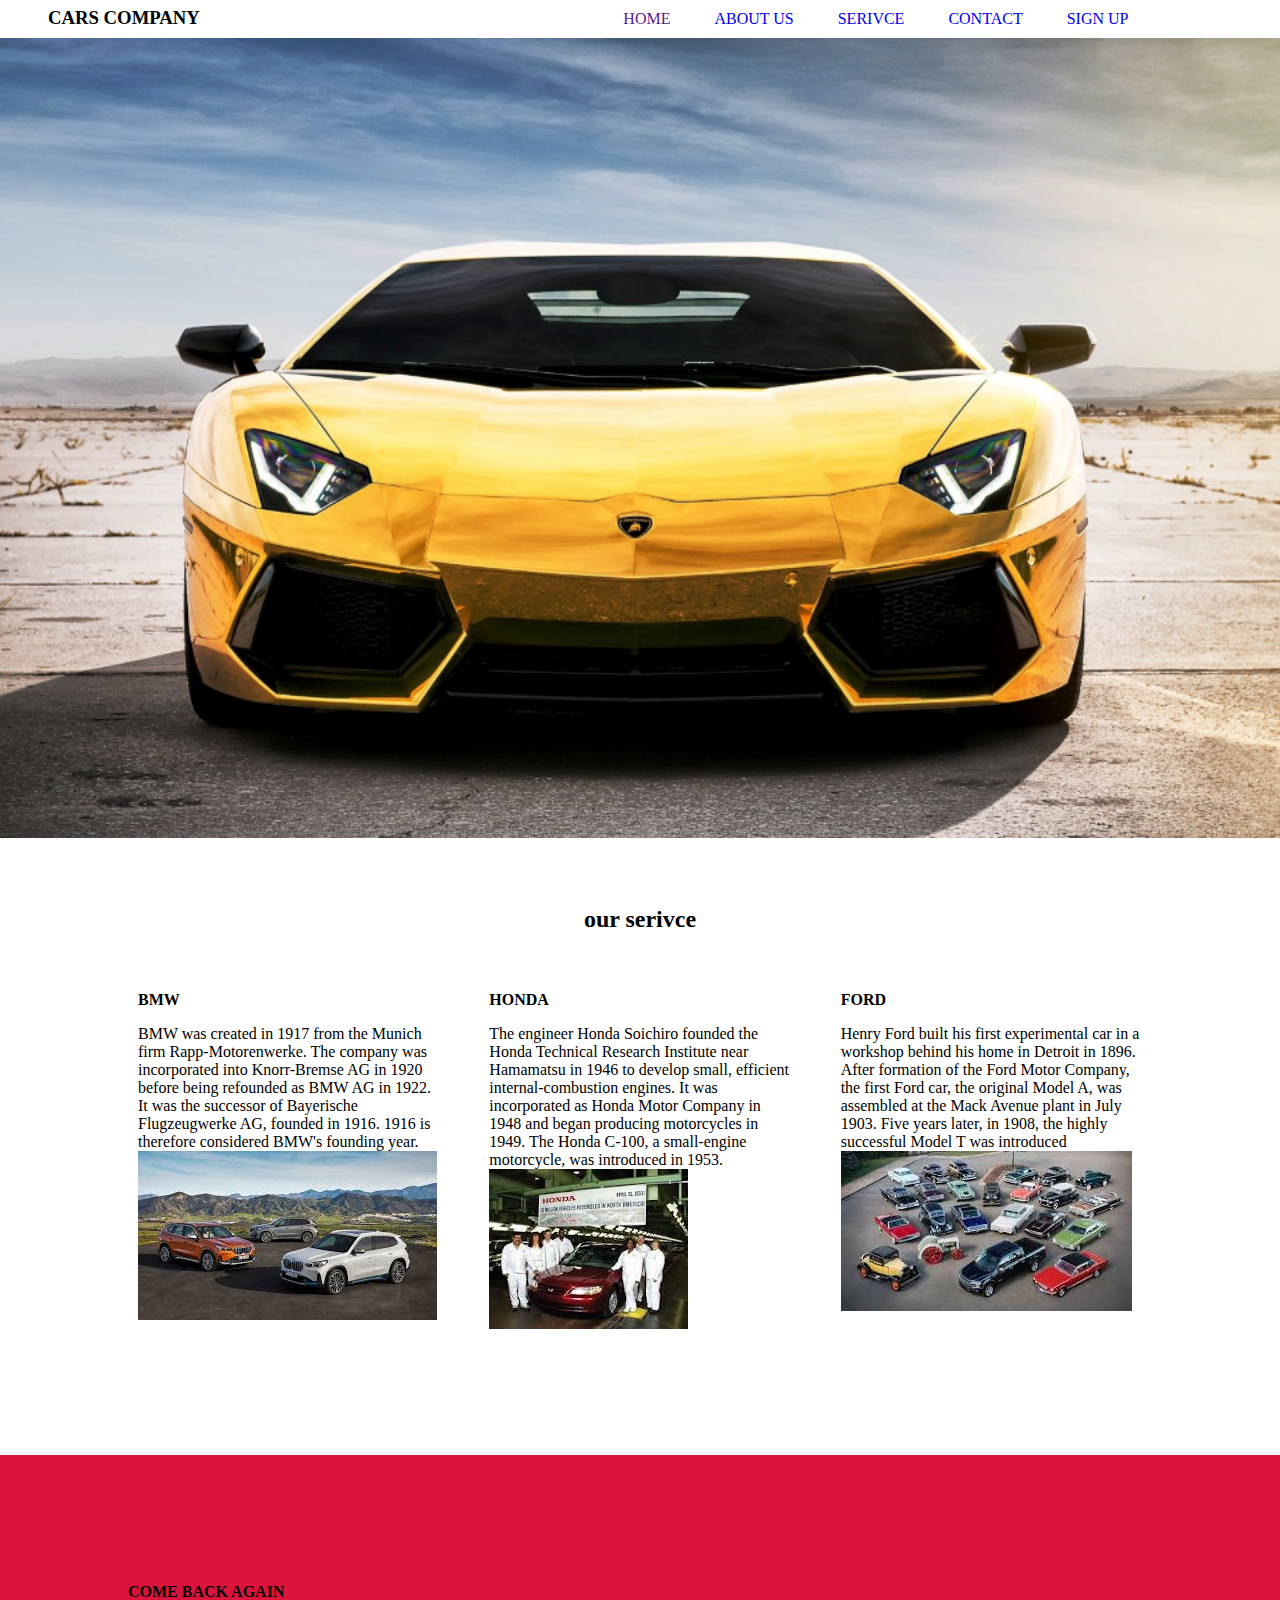
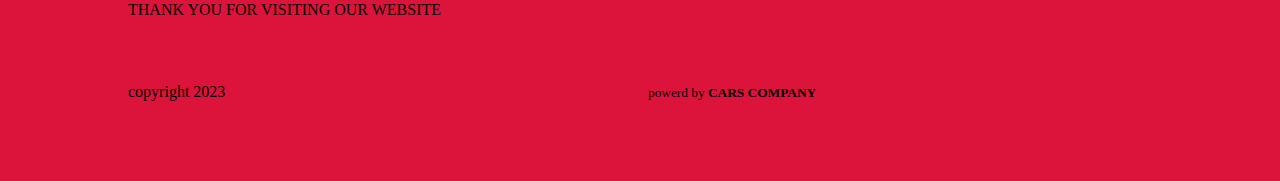
<file: index.html>
<!DOCTYPE html>
    <html lang="en">
    <head>
        <meta charset="UTF-8">
        <meta http-equiv="X-UA-Compatible" content="IE=edge">
        <meta name="viewport" content="width=device-width, initial-scale=1.0">
        <title>ahmad first project</title>
        <link rel="stylesheet" href="style.css">
    </head>
    <body>
        
    <header>
        <div class="header">
            <div class="div1">
            <h3>CARS COMPANY</h3>
            </div>
            <div class="div2">
                <ul>
                    <li> <a href="">HOME</a></li>
                    <li> <a href="about us.html">ABOUT US</a></li>
                    <li> <a href="service.html">SERIVCE</a></li>
                    <li> <a href="contact.html">CONTACT</a></li>
                    <li> <a href="sign.html">SIGN UP</a></li>
                </ul>
            </div>
        </div>
    </header>


    <main>

    <div class="mcontainerdiv">
        <img src="img/bog.png" alt="">
    </div>


    </main>


    <section>
    <div class="subtitle">
        <h2>our serivce</h2>
    </div>
        <div class="scontainerdiv">
        <div>
            <p class="box-title1"><b>BMW</b></p>
            <p>
                BMW was created in 1917 from the Munich firm Rapp-Motorenwerke. The company was incorporated into Knorr-Bremse AG in 1920 before being refounded as BMW AG in 1922. It was the successor of Bayerische Flugzeugwerke AG, founded in 1916. 1916 is therefore considered BMW's founding year.
            </p>
                <img src="img/images.jpg" alt="">
        </div>

        <div>
            <p class="box-title1"><b>HONDA</b></p>
            <p>
         The engineer Honda Soichiro founded the Honda Technical Research Institute near Hamamatsu in    1946 to develop small, efficient internal-combustion engines. It was incorporated as Honda Motor Company in 1948 and began producing motorcycles in 1949. The Honda C-100, a small-engine motorcycle, was introduced in 1953.
            </p>
                <img src="img/Untitled (2).jpg" alt="">
        </div>
        <div>
            <p class="box-title1"><b>FORD</b></p>
            <p>
                Henry Ford built his first experimental car in a workshop behind his home in Detroit in 1896. After formation of the Ford Motor Company, the first Ford car, the original Model A, was assembled at the Mack Avenue plant in July 1903. Five years later, in 1908, the highly successful Model T was introduced
            </p>
                <img src="img/Untitled.jpg" alt="">
        </div>
        </div>
    </section>

    <footer>
        <div class="footerdiv">
            <p><b> COME BACK AGAIN </b></p>
            <p>THANK YOU FOR VISITING OUR WEBSITE</p>
        </div>
        <div class="fcontainerdiv">


            <div>
                copyright 2023 
            </div>
            <div>
                <small>
                    powerd by <b>CARS COMPANY</b>
                </small>
            </div>
        </div>
    </footer>

    </body>
    </html>
</file>
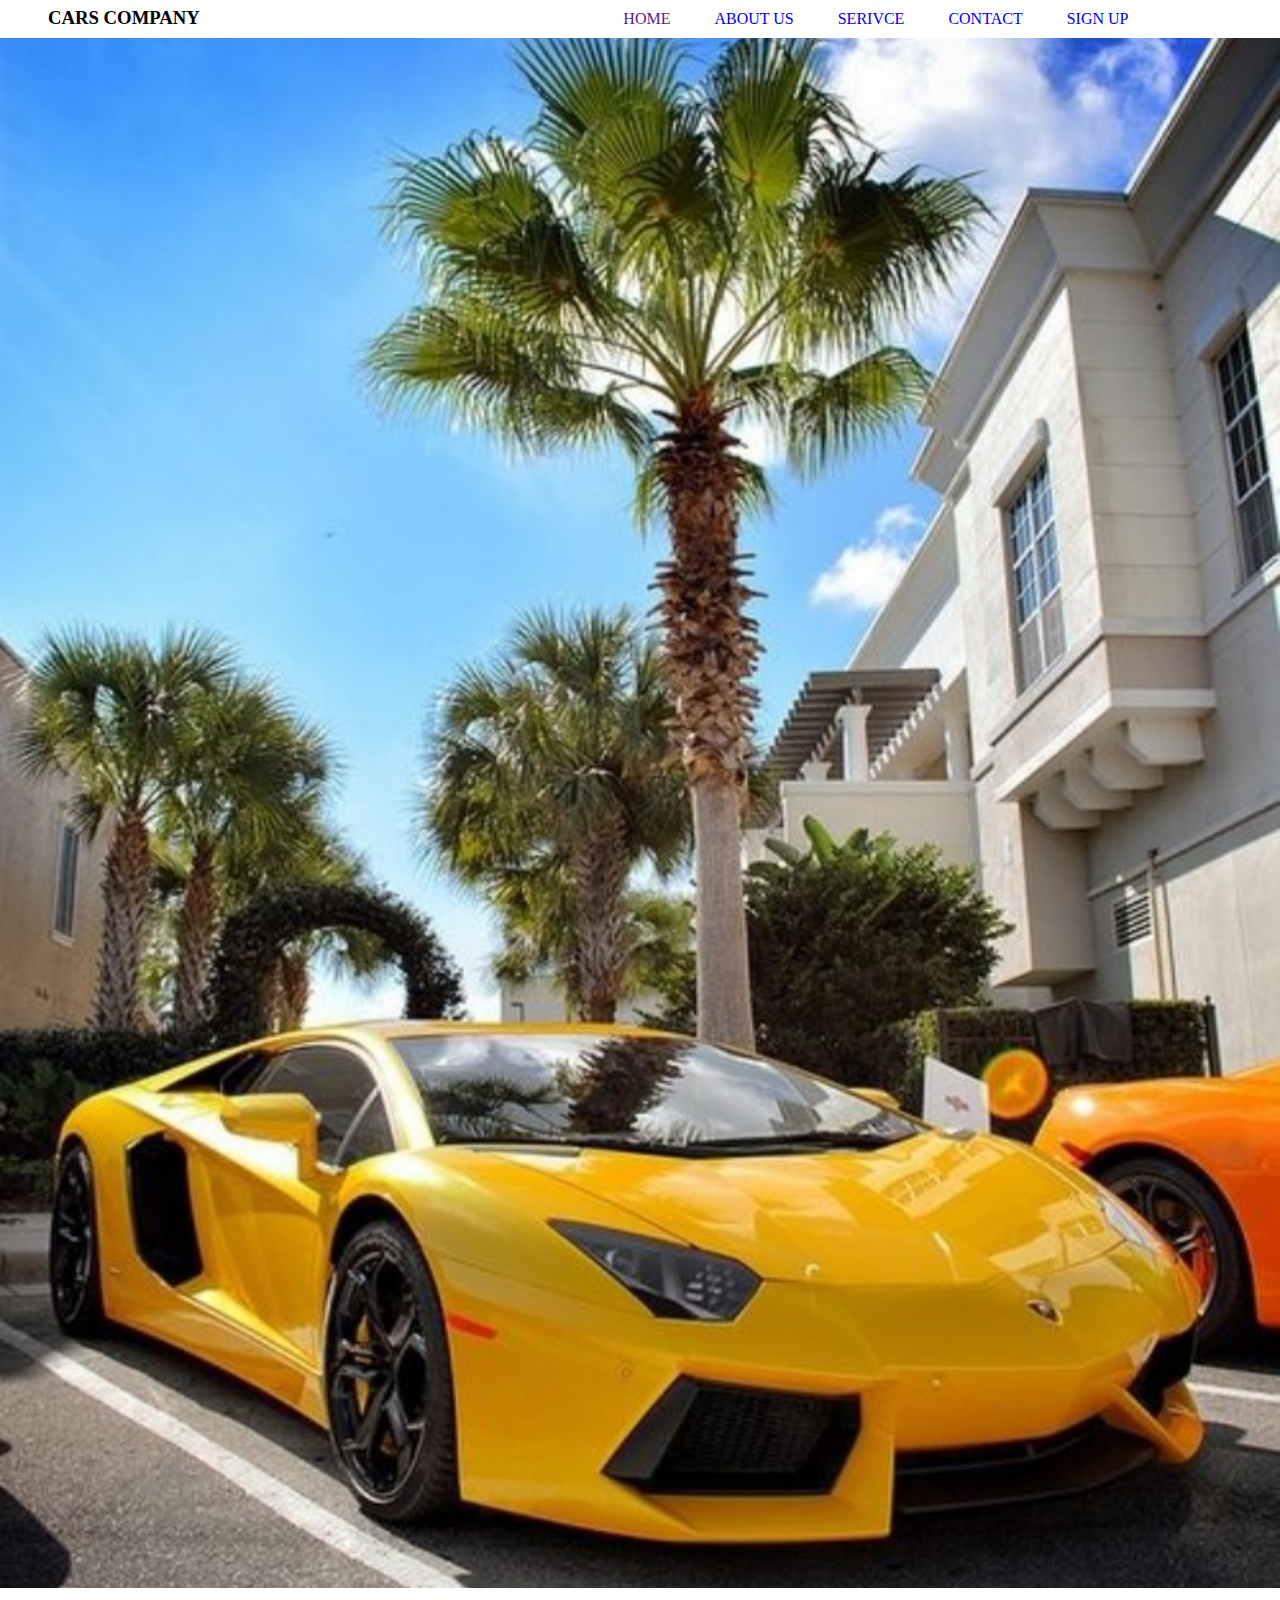
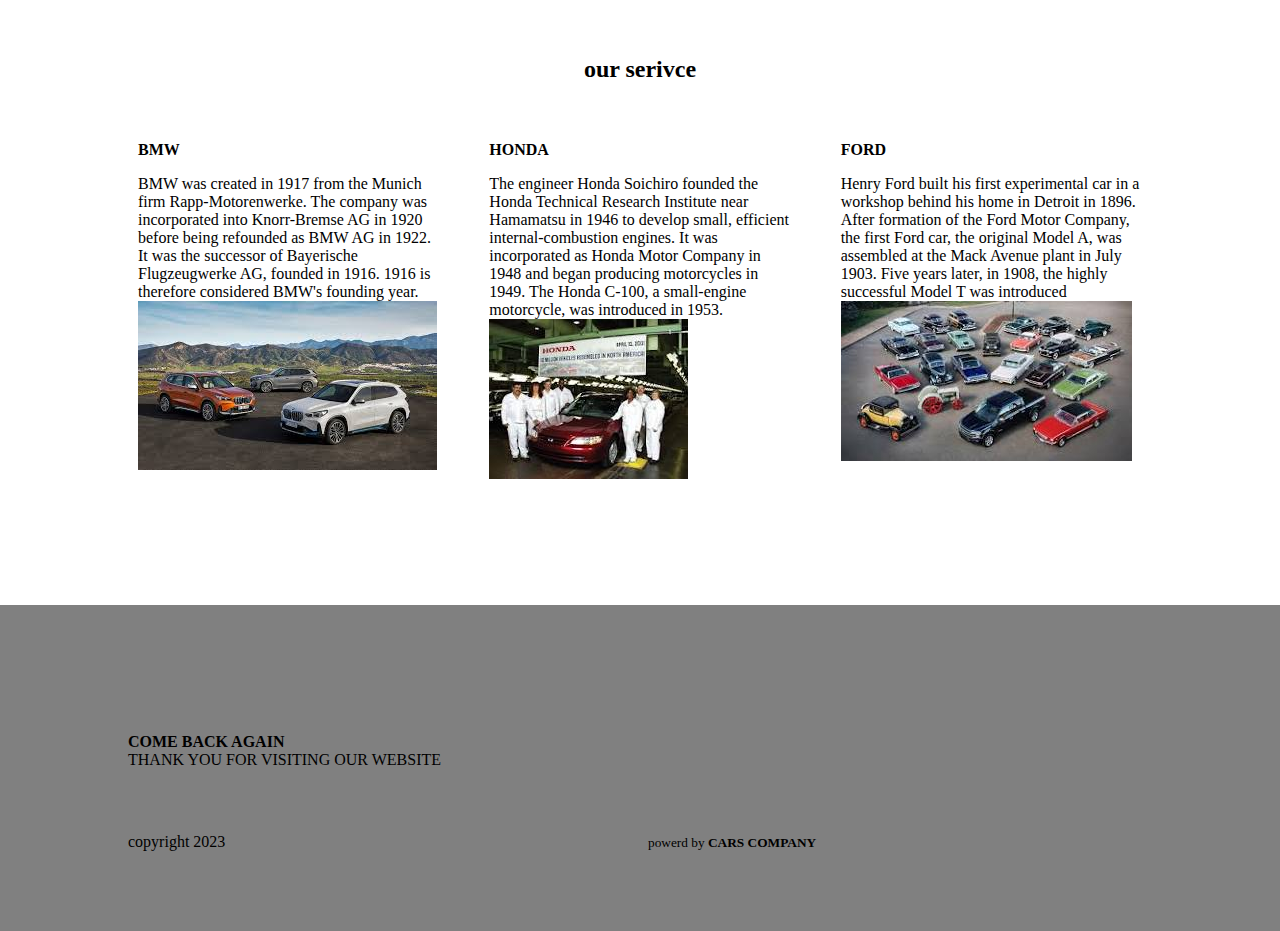
<file: ahamd/index.html>
<!DOCTYPE html>
    <html lang="en">
    <head>
        <meta charset="UTF-8">
        <meta http-equiv="X-UA-Compatible" content="IE=edge">
        <meta name="viewport" content="width=device-width, initial-scale=1.0">
        <title>ahmad first project</title>
        <link rel="stylesheet" href="style.css">
    </head>
    <body>
        
    <header>
        <div class="header">
            <div class="div1">
            <h3>CARS COMPANY</h3>
            </div>
            <div class="div2">
                <ul>
                    <li> <a href="">HOME</a></li>
                    <li> <a href="about us.html">ABOUT US</a></li>
                    <li> <a href="service.html">SERIVCE</a></li>
                    <li> <a href="contact.html">CONTACT</a></li>
                    <li> <a href="sign.html">SIGN UP</a></li>
                </ul>
            </div>
        </div>
    </header>


    <main>

    <div class="mcontainerdiv">
        <img src="pic1.jpg" alt="">
    </div>


    </main>


    <section>
    <div class="subtitle">
        <h2>our serivce</h2>
    </div>
        <div class="scontainerdiv">
        <div>
            <p class="box-title1"><b>BMW</b></p>
            <p>
                BMW was created in 1917 from the Munich firm Rapp-Motorenwerke. The company was incorporated into Knorr-Bremse AG in 1920 before being refounded as BMW AG in 1922. It was the successor of Bayerische Flugzeugwerke AG, founded in 1916. 1916 is therefore considered BMW's founding year.
            </p>
                <img src="img/images.jpg" alt="">
        </div>

        <div>
            <p class="box-title1"><b>HONDA</b></p>
            <p>
         The engineer Honda Soichiro founded the Honda Technical Research Institute near Hamamatsu in    1946 to develop small, efficient internal-combustion engines. It was incorporated as Honda Motor Company in 1948 and began producing motorcycles in 1949. The Honda C-100, a small-engine motorcycle, was introduced in 1953.
            </p>
                <img src="img/Untitled (2).jpg" alt="">
        </div>
        <div>
            <p class="box-title1"><b>FORD</b></p>
            <p>
                Henry Ford built his first experimental car in a workshop behind his home in Detroit in 1896. After formation of the Ford Motor Company, the first Ford car, the original Model A, was assembled at the Mack Avenue plant in July 1903. Five years later, in 1908, the highly successful Model T was introduced
            </p>
                <img src="img/Untitled.jpg" alt="">
        </div>
        </div>
    </section>

    <footer>
        <div class="footerdiv">
            <p><b> COME BACK AGAIN </b></p>
            <p>THANK YOU FOR VISITING OUR WEBSITE</p>
        </div>
        <div class="fcontainerdiv">


            <div>
                copyright 2023 
            </div>
            <div>
                <small>
                    powerd by <b>CARS COMPANY</b>
                </small>
            </div>
        </div>
    </footer>

    </body>
    </html>
</file>
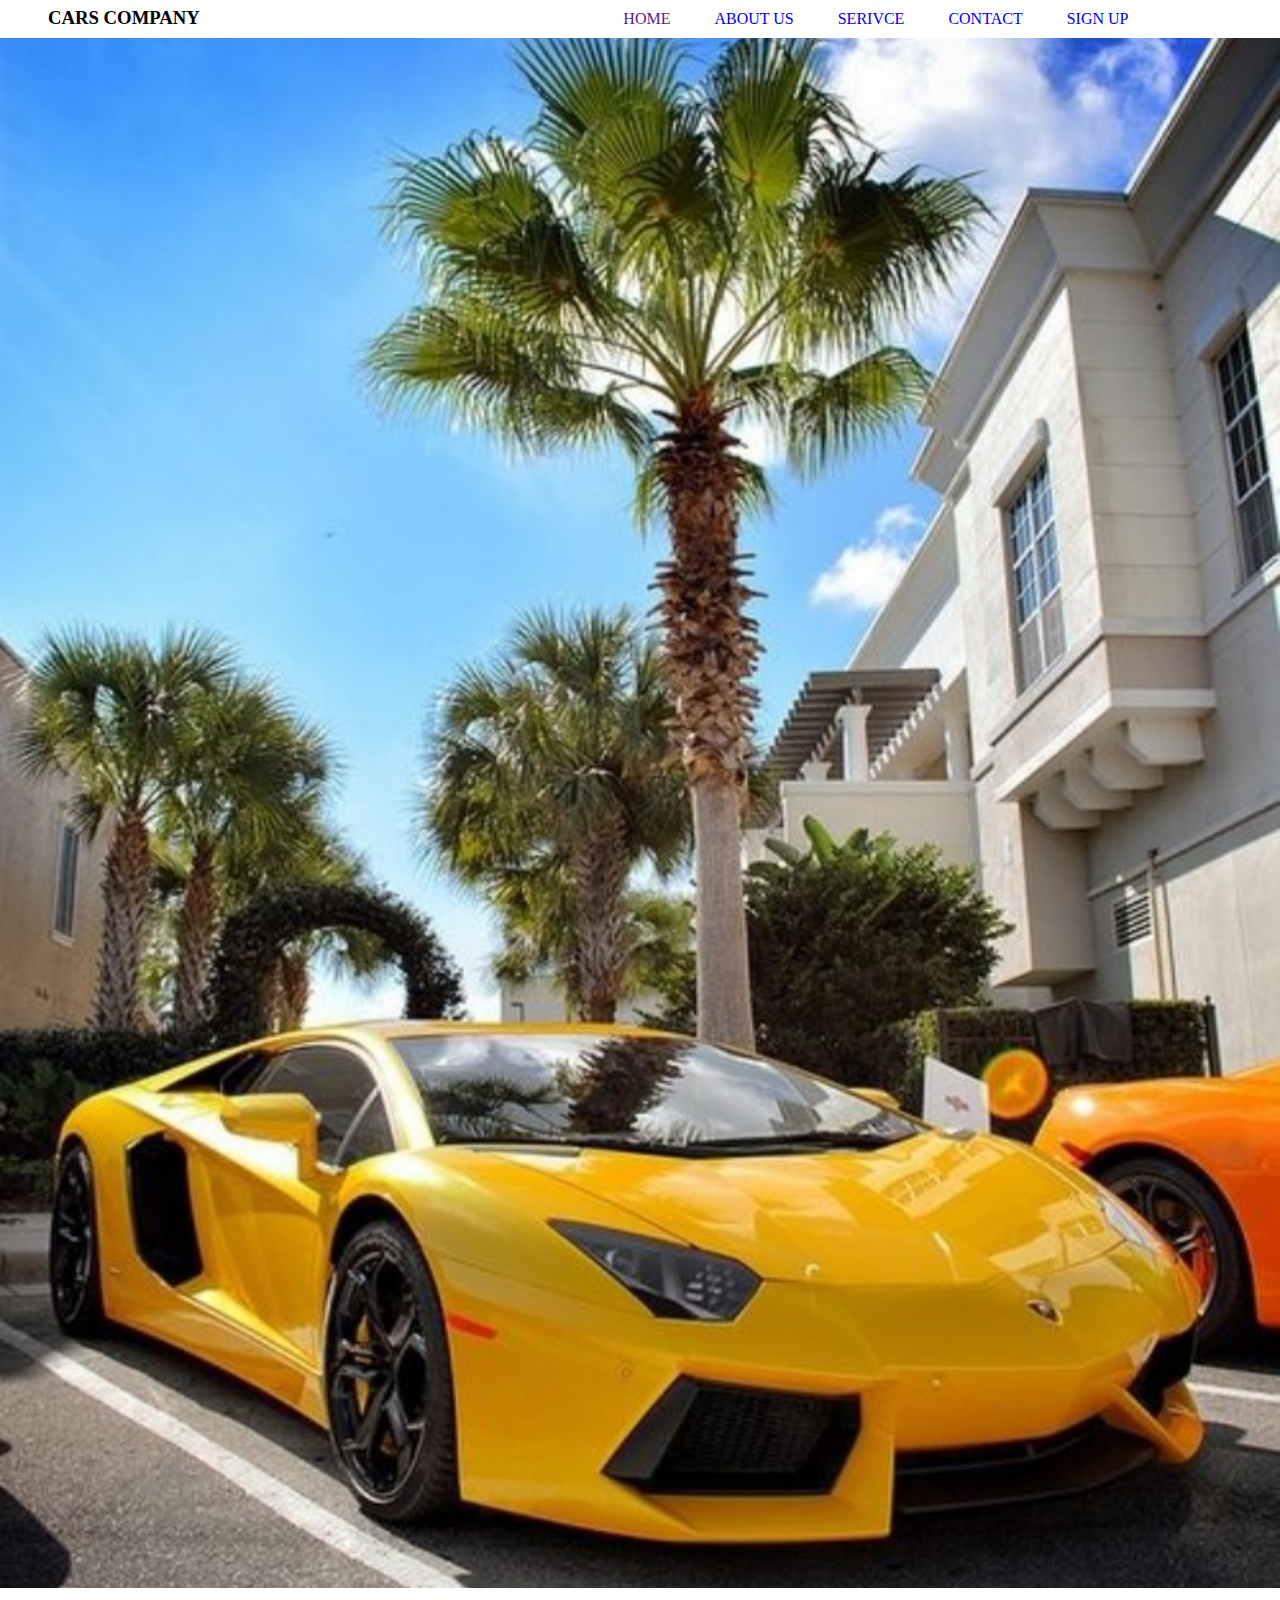
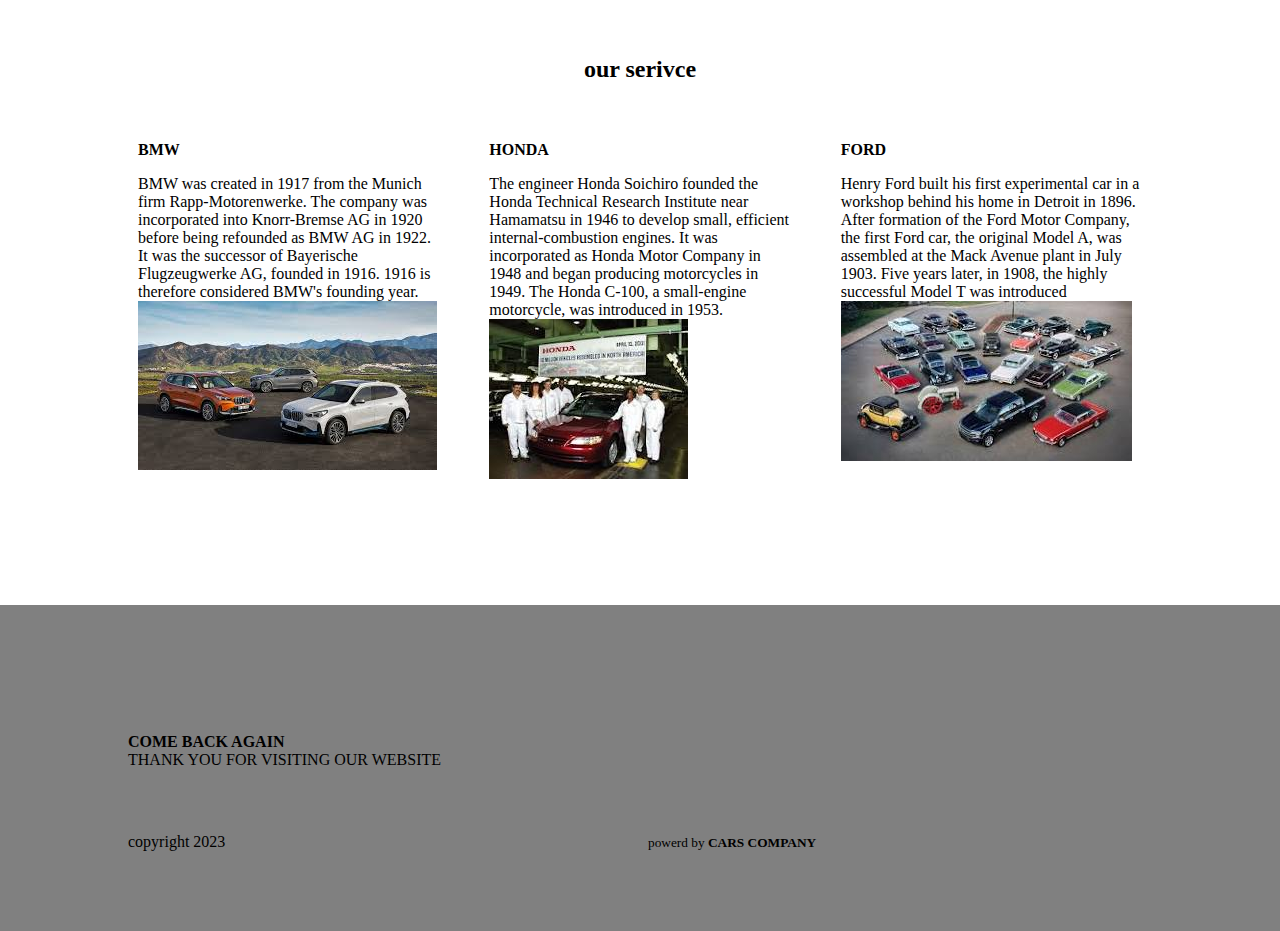
<file: ahamd/ahamd - Copy/index.html>
<!DOCTYPE html>
    <html lang="en">
    <head>
        <meta charset="UTF-8">
        <meta http-equiv="X-UA-Compatible" content="IE=edge">
        <meta name="viewport" content="width=device-width, initial-scale=1.0">
        <title>ahmad first project</title>
        <link rel="stylesheet" href="style.css">
    </head>
    <body>
        
    <header>
        <div class="header">
            <div class="div1">
            <h3>CARS COMPANY</h3>
            </div>
            <div class="div2">
                <ul>
                    <li> <a href="">HOME</a></li>
                    <li> <a href="about us.html">ABOUT US</a></li>
                    <li> <a href="service.html">SERIVCE</a></li>
                    <li> <a href="contact.html">CONTACT</a></li>
                    <li> <a href="sign.html">SIGN UP</a></li>
                </ul>
            </div>
        </div>
    </header>


    <main>

    <div class="mcontainerdiv">
        <img src="./Screenshot_20230420-162359_Cars Wallpaper HD.jpg" alt="">
    </div>


    </main>


    <section>
    <div class="subtitle">
        <h2>our serivce</h2>
    </div>
        <div class="scontainerdiv">
        <div>
            <p class="box-title1"><b>BMW</b></p>
            <p>
                BMW was created in 1917 from the Munich firm Rapp-Motorenwerke. The company was incorporated into Knorr-Bremse AG in 1920 before being refounded as BMW AG in 1922. It was the successor of Bayerische Flugzeugwerke AG, founded in 1916. 1916 is therefore considered BMW's founding year.
            </p>
                <img src="img/images.jpg" alt="">
        </div>

        <div>
            <p class="box-title1"><b>HONDA</b></p>
            <p>
         The engineer Honda Soichiro founded the Honda Technical Research Institute near Hamamatsu in    1946 to develop small, efficient internal-combustion engines. It was incorporated as Honda Motor Company in 1948 and began producing motorcycles in 1949. The Honda C-100, a small-engine motorcycle, was introduced in 1953.
            </p>
                <img src="img/Untitled (2).jpg" alt="">
        </div>
        <div>
            <p class="box-title1"><b>FORD</b></p>
            <p>
                Henry Ford built his first experimental car in a workshop behind his home in Detroit in 1896. After formation of the Ford Motor Company, the first Ford car, the original Model A, was assembled at the Mack Avenue plant in July 1903. Five years later, in 1908, the highly successful Model T was introduced
            </p>
                <img src="img/Untitled.jpg" alt="">
        </div>
        </div>
    </section>

    <footer>
        <div class="footerdiv">
            <p><b> COME BACK AGAIN </b></p>
            <p>THANK YOU FOR VISITING OUR WEBSITE</p>
        </div>
        <div class="fcontainerdiv">


            <div>
                copyright 2023 
            </div>
            <div>
                <small>
                    powerd by <b>CARS COMPANY</b>
                </small>
            </div>
        </div>
    </footer>

    </body>
    </html>
</file>
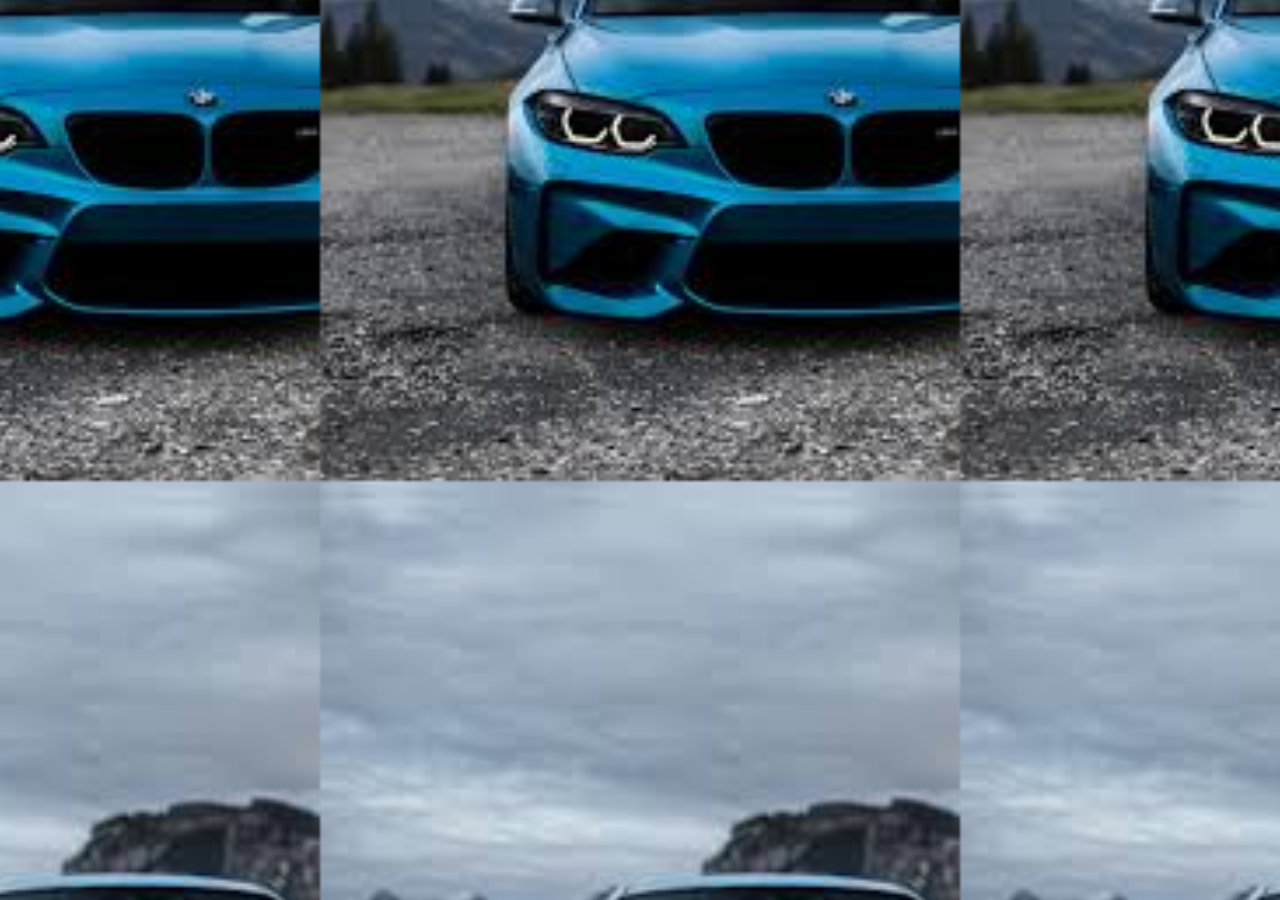
<file: b bb.html>
<!DOCTYPE html>
<html lang="en">
<head>
    <meta charset="UTF-8">
    <meta http-equiv="X-UA-Compatible" content="IE=edge">
    <meta name="viewport" content="width=, initial-scale=1.0">
    <title>SIGN IN</title>
    <link rel="stylesheet" href="nnn.css">
</head>
<body>
    
</body>
</html>
</file>
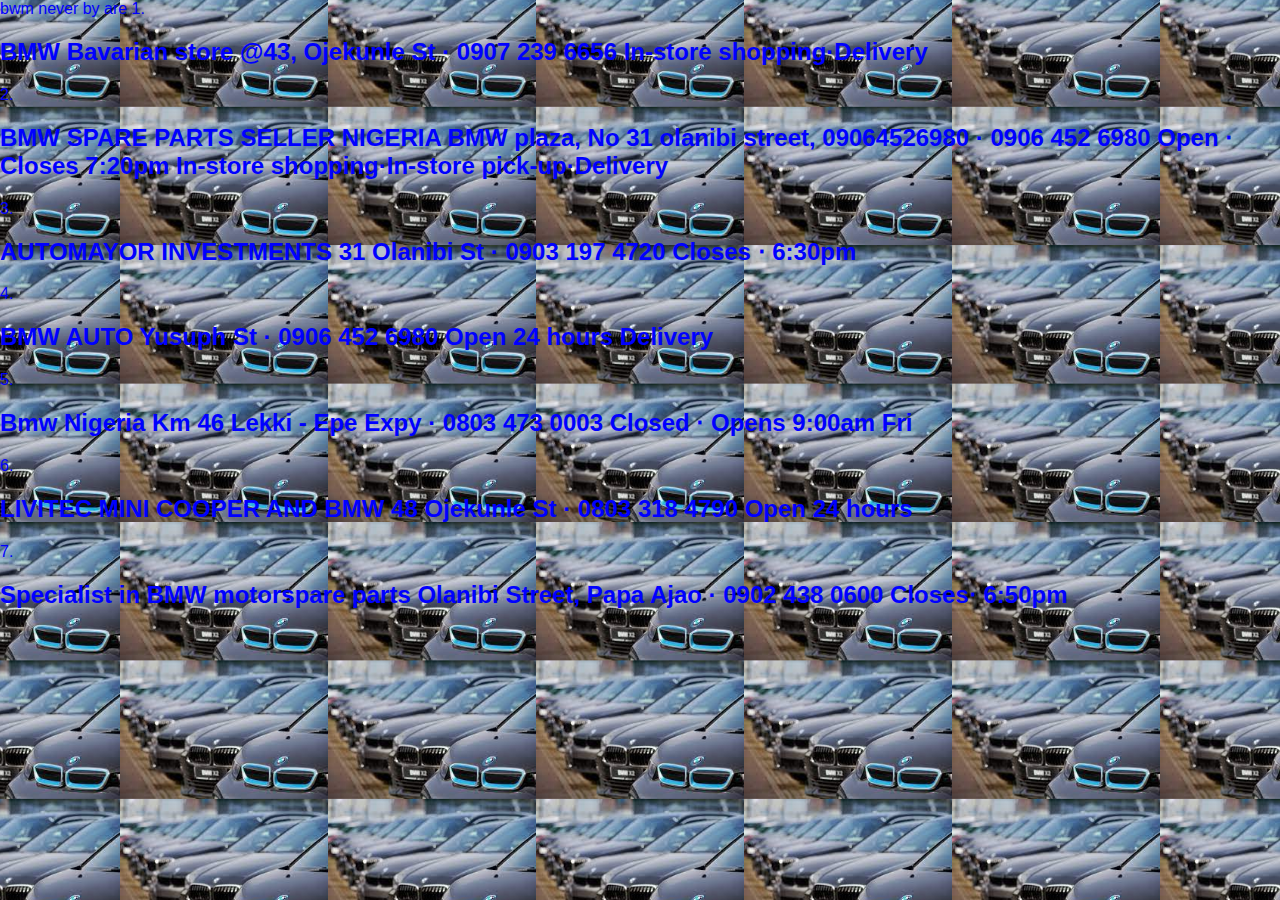
<file: contact.html>
<!DOCTYPE html>
<html lang="en">
<head>
    <meta charset="UTF-8">
    <meta http-equiv="X-UA-Compatible" content="IE=edge">
    <meta name="viewport" content="width=device-width, initial-scale=1.0">
    <title>LOCATION</title>
    <link rel="stylesheet" href="contact.css">
</head>
<body>
    <div class="dog">
    bwm never by are
    1.<h2>BMW Bavarian store
        @43, Ojekunle St · 0907 239 6656
        In-store shopping·Delivery</h2>
    2.<h2>BMW SPARE PARTS SELLER NIGERIA
        BMW plaza, No 31 olanibi street, 09064526980 · 0906 452 6980
        Open ⋅ Closes 7:20pm
        In-store shopping·In-store pick-up·Delivery</h2>
    3.<h2>AUTOMAYOR INVESTMENTS
        31 Olanibi St · 0903 197 4720
        Closes ⋅ 6:30pm</h2>
    4.<h2>BMW AUTO
        Yusuph St · 0906 452 6980
        Open 24 hours
        Delivery</h2>
    5.<h2>Bmw Nigeria
        Km 46 Lekki - Epe Expy · 0803 473 0003
        Closed ⋅ Opens 9:00am Fri</h2>
    6.<h2>LIVITEC MINI COOPER AND BMW
        48 Ojekunle St · 0803 318 4790
        Open 24 hours</h2>
    7.<h2>Specialist in BMW motorspare parts
        Olanibi Street, Papa Ajao · 0902 438 0600
        Closes⋅ 6:50pm</h2>
    </div>
</body>
</html>
</file>
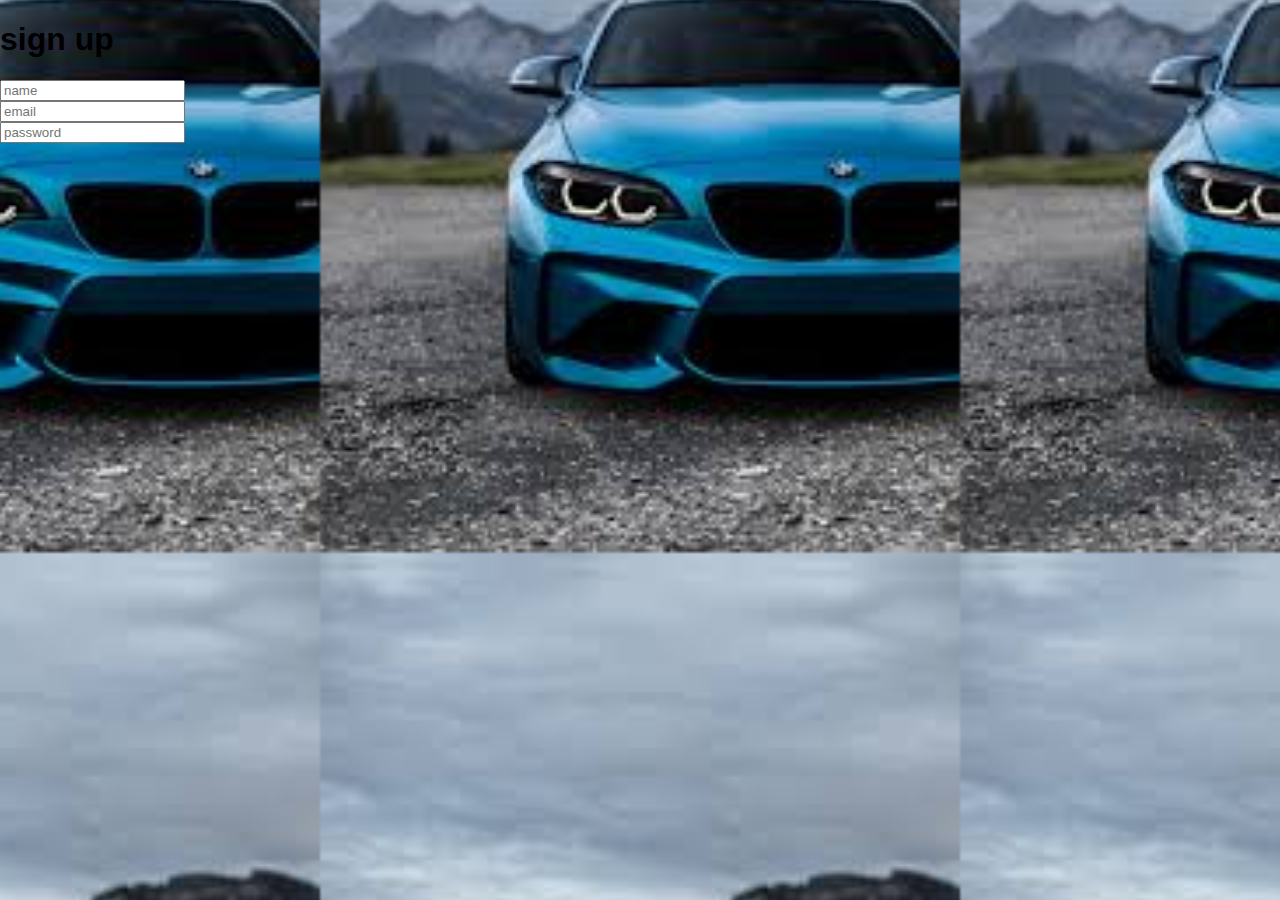
<file: sign up.html>
<!DOCTYPE html>
  <html lang="en">
  <head>
    <meta charset="UTF-8">
    <meta http-equiv="X-UA-Compatible" content="IE=edge">
    <meta name="viewport" content="width=device-width, initial-scale=1.0">
    <title>Document</title>
    <link rel="stylesheet" href="sign.css">
  </head>
  <body>
    
    <div class="container">
        <div class="form-box">
            <h1>sign up</h1>
            <form>
                <div class="input-">
                    <div class="input-field">
                        <i class="fa-solid fa-user"></i>
                        <input type="text" placeholder="name" >

                        <div class="input-">
                            <div class="input-field">
                                <i class="fa-solid fa-user"></i>
                                <input type="email" placeholder="email" >

                                <div class="input-">
                                    <div class="input-field">
                                        <i class="fa-solid fa-user"></i>
                                        <input type="password" placeholder="password" >
                    </div>
                </div>

            </form>
        </div>
    </div>


  </body>
  </html>
</file>
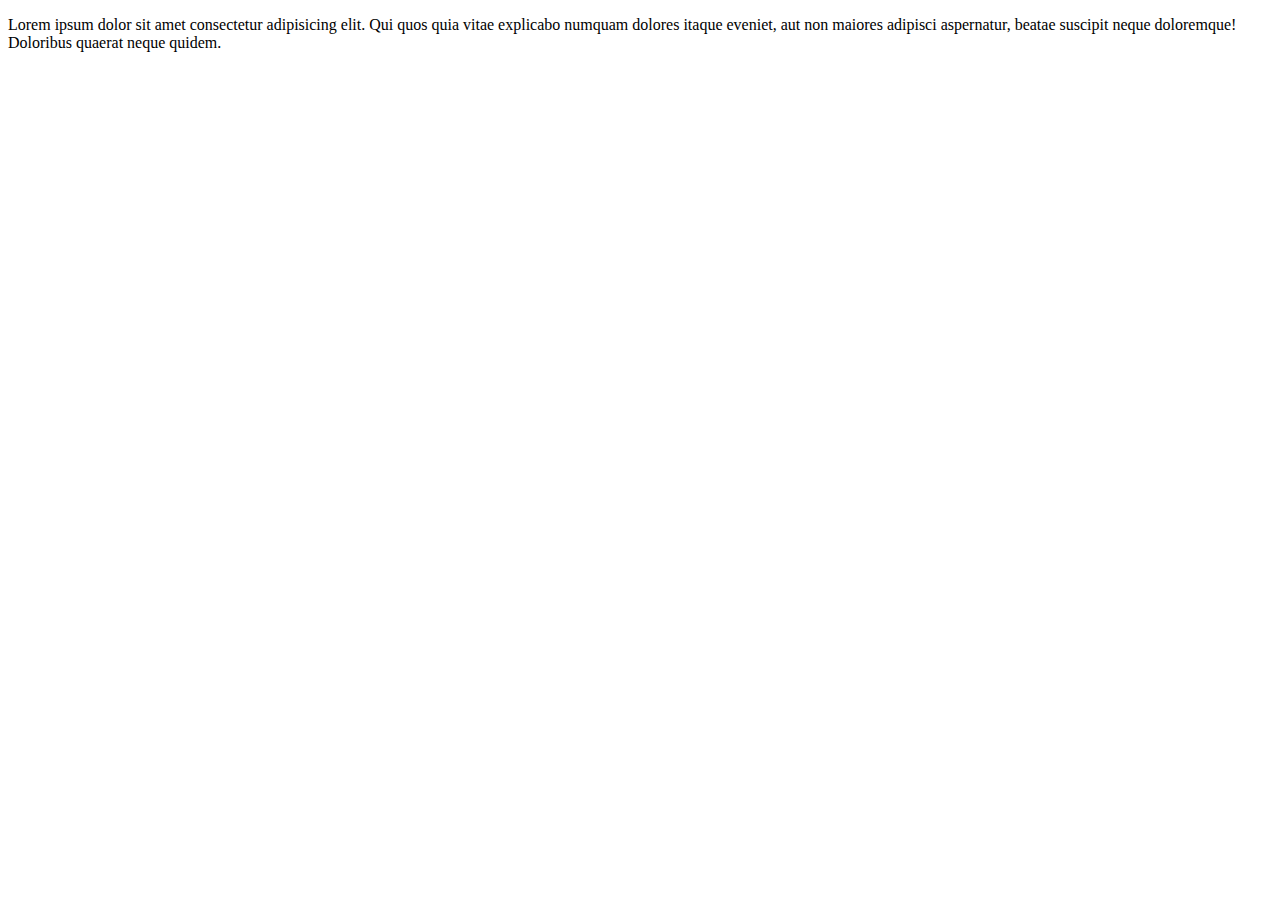
<file: ahamd/goat.html>
<!DOCTYPE html>
<html lang="en">
<head>
    <meta charset="UTF-8">
    <meta http-equiv="X-UA-Compatible" content="IE=edge">
    <meta name="viewport" content="width=device-width, initial-scale=1.0">
    <title>Document</title>
</head>
<body>
    


<header>

    <p>Lorem ipsum dolor sit amet consectetur adipisicing elit. Qui quos quia vitae explicabo numquam dolores itaque eveniet, aut non maiores adipisci aspernatur, beatae suscipit neque doloremque! Doloribus quaerat neque quidem.
    </p>


</header>

<main></main>

<footer></footer>

</body>
</html>
</file>
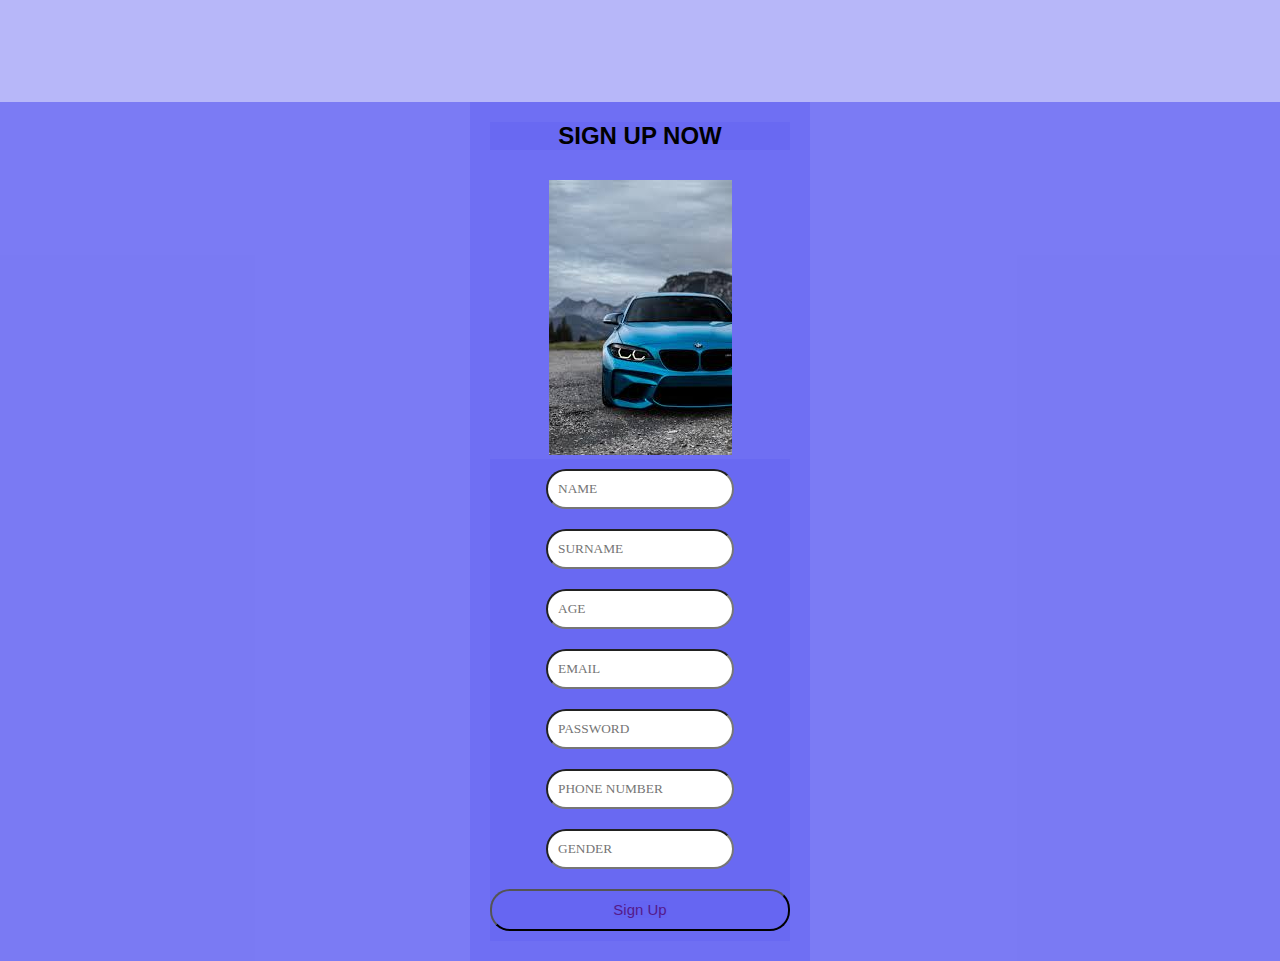
<file: ahamd/sign up.html>
<!DOCTYPE html>
<html lang="en">
<head>
    <meta charset="UTF-8">
    <meta name="viewport" content="width=device-width, initial-scale=1.0">
    <title>Document</title>
    <link rel="stylesheet" href="./SIGN UP.CSS">
</head>
<body>
    <main>
        <div class="sign">
            <h2>SIGN UP NOW</h2>
            <img src="./images.jpg" alt="">
            <form>
                <input type="" class="input-box" placeholder="NAME">
                <input type="" class="input-box" placeholder="SURNAME">
                <input type=""  class="input-box" placeholder="AGE">
                <input type="" class="input-box" placeholder="EMAIL">
                <input type="password" name="" class="input-box" placeholder="PASSWORD">
                <input type="" class="input-box" placeholder="PHONE NUMBER">
                <input type="" class="input-box" placeholder="GENDER">
                <button type="button" class="ddd"> <a href="">Sign Up</a></button>
            </form>
        </div>
    </main>
</body>
</html>
</file>
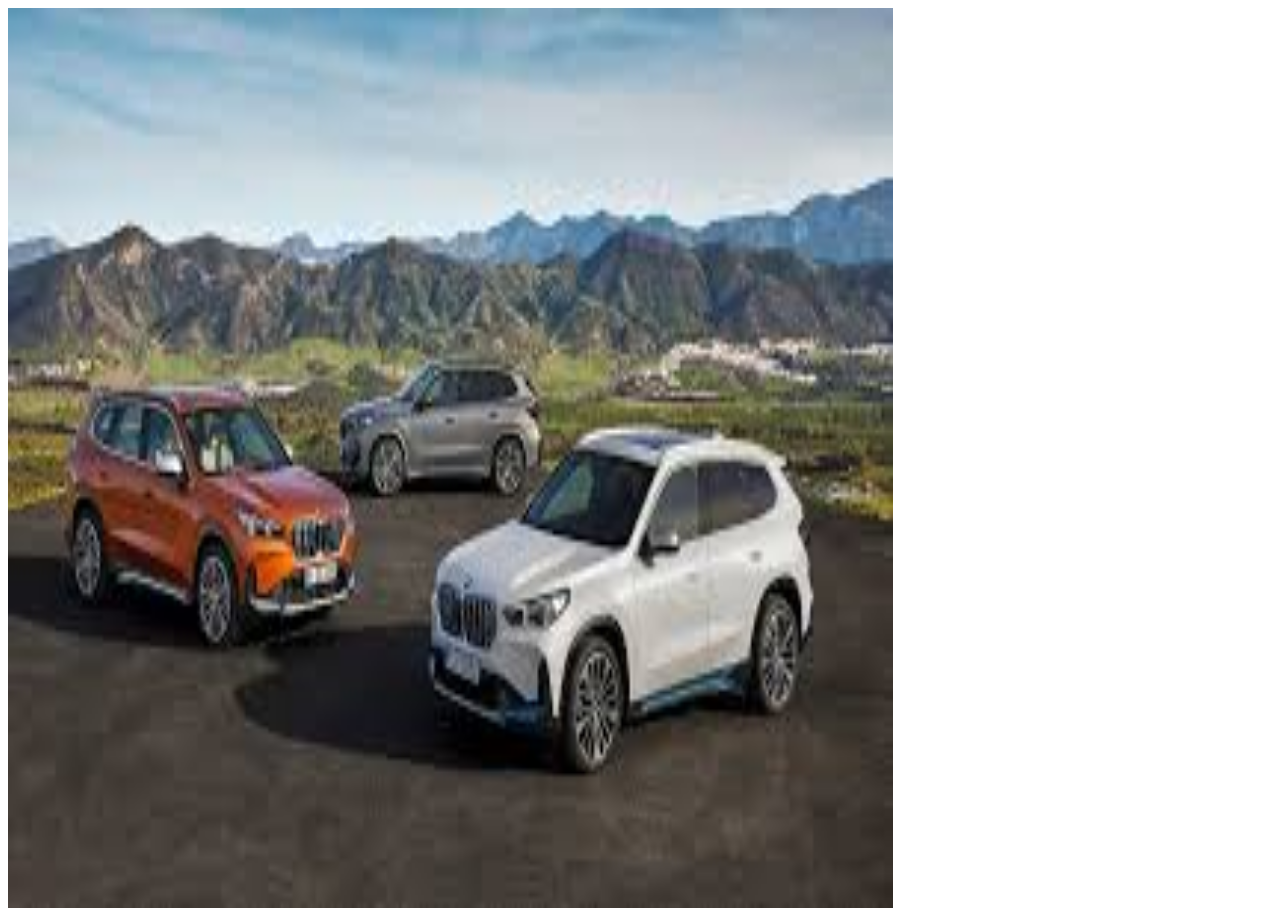
<file: ahamd/silfrf.html>
<!DOCTYPE html>
<html>
<head>
	<title>Slideshow Demo</title>
	<style>
		.slideshow {
			position: relative;
			width: 70%;
			height: 900px;
			overflow: hidden;
		}
		.slideshow img {
			position: absolute;
			top: 0;
			left: 0;
			width: 100%;
			height: 100%;
			opacity: 0;
			transition: opacity 1s ease;
		}
		.slideshow img.show {
			opacity: 1;
		}
	</style>
</head>
<body>
	<div class="slideshow">
		<img src="./img/images.jpg" alt="">
		<img src="./images.jpg">
		<img src="./pic1.jpg">
		<img src="./my rm].jpg">
		<img src="./dogde.jpg">
	</div>

	<script>
		var slideIndex = 0;
		showSlides();

		function showSlides() {
		  var i;
		  var slides = document.getElementsByClassName("slideshow")[0].getElementsByTagName("img");
		  for (i = 0; i < slides.length; i++) {
		    slides[i].classList.remove("show");
		  }
		  slideIndex++;
		  if (slideIndex > slides.length) {slideIndex = 1}
		  slides[slideIndex-1].classList.add("show");
		  setTimeout(showSlides, 2000); // Change image every 3 seconds
		}
	</script>
	
</body>
</html>
</file>
<file: style.css>
*{
    margin: 0;
    padding: 0;
    box-sizing: border-box;
    font-family: Georgia, 'Times New Roman', Times, serif;
}

.header{
    /* border: 1px solid ; */
    display: grid;
    grid-template-columns: 2fr 10fr;

}

.div1 h3{
    margin-left: 3rem; 
    line-height: 35px;
}
.div1
{
    /* borde solid; */
}
.div2
{
    /* border: 1px solid; */
}
.div2 ul li
{
    display: inline-block;
    margin-right: 20px;
    /* border: 1px solid brown; */
    padding: 10px;
}
.div2 ul{
    margin-left: 25rem;
}
.div2 ul li a{
text-decoration: none;   
}
section{
    padding-top: 4rem;

}


.mcontainerdiv img{
    width: 100%;
     /* height: 500px; */
}
.subtitle{
    text-align: center;
}

.scontainerdiv{
    /* border: 1px solid red; */
    width: 80%;
    margin: 0 auto;
    display: grid;
    grid-template-columns: 1fr 1fr 1fr;
    gap: 30px;
}
.scontainerdiv>div{
/* border: 1px solid burlywood; */
padding: 10px;
font-family: Georgia, 'Times New Roman', Times, serif;
}
.box-title1{
    margin-bottom: 1rem;
}
.subtitle h2{
    margin-bottom: 3rem;
}
.footerdiv{
    margin: 0 auto;
    width: 80%;
    margin-top: 5rem;
    margin-bottom: 4rem;
}

.fcontainerdiv{
    display: grid;
    width:80% ;
    margin:0 auto ;
    grid-template-columns: 1fr 1fr;
    gap: 1rem;
}
footer{
background-color: crimson;
padding-top: 3rem;
padding-bottom: 5rem;
}
section{
    margin-bottom: 7rem;
}
</file>
<file: ahamd/style.css>
*{
    margin: 0;
    padding: 0;
    box-sizing: border-box;
    font-family: Georgia, 'Times New Roman', Times, serif;
}

.header{
    /* border: 1px solid ; */
    display: grid;
    grid-template-columns: 2fr 10fr;

}

.div1 h3{
    margin-left: 3rem; 
    line-height: 35px;
}
.div2 ul li
{
    display: inline-block;
    margin-right: 20px;
    /* border: 1px solid brown; */
    padding: 10px;
}
.div2 ul{
    margin-left: 25rem;
}
.div2 ul li a{
text-decoration: none;   
}
section{
    padding-top: 4rem;

}
.mcontainerdiv img{
    width: 100%;
     /* height: 500px; */
}
.subtitle{
    text-align: center;
}

.scontainerdiv{
    /* border: 1px solid red; */
    width: 80%;
    margin: 0 auto;
    display: grid;
    grid-template-columns: 1fr 1fr 1fr;
    gap: 30px;
}
.scontainerdiv>div{
/* border: 1px solid burlywood; */
padding: 10px;
font-family: Georgia, 'Times New Roman', Times, serif;
}
.box-title1{
    margin-bottom: 1rem;
}
.subtitle h2{
    margin-bottom: 3rem;
}
.footerdiv{
    margin: 0 auto;
    width: 80%;
    margin-top: 5rem;
    margin-bottom: 4rem;
}

.fcontainerdiv{
    display: grid;
    width:80% ;
    margin:0 auto ;
    grid-template-columns: 1fr 1fr;
    gap: 1rem;
}
footer{
background-color:gray;
padding-top: 3rem;
padding-bottom: 5rem;
}
section{
    margin-bottom: 7rem;
}
</file>
<file: ahamd/ahamd - Copy/style.css>
*{
    margin: 0;
    padding: 0;
    box-sizing: border-box;
    font-family: Georgia, 'Times New Roman', Times, serif;
}

.header{
    /* border: 1px solid ; */
    display: grid;
    grid-template-columns: 2fr 10fr;

}

.div1 h3{
    margin-left: 3rem; 
    line-height: 35px;
}
.div2 ul li
{
    display: inline-block;
    margin-right: 20px;
    /* border: 1px solid brown; */
    padding: 10px;
}
.div2 ul{
    margin-left: 25rem;
}
.div2 ul li a{
text-decoration: none;   
}
section{
    padding-top: 4rem;

}
.mcontainerdiv img{
    width: 100%;
     /* height: 500px; */
}
.subtitle{
    text-align: center;
}

.scontainerdiv{
    /* border: 1px solid red; */
    width: 80%;
    margin: 0 auto;
    display: grid;
    grid-template-columns: 1fr 1fr 1fr;
    gap: 30px;
}
.scontainerdiv>div{
/* border: 1px solid burlywood; */
padding: 10px;
font-family: Georgia, 'Times New Roman', Times, serif;
}
.box-title1{
    margin-bottom: 1rem;
}
.subtitle h2{
    margin-bottom: 3rem;
}
.footerdiv{
    margin: 0 auto;
    width: 80%;
    margin-top: 5rem;
    margin-bottom: 4rem;
}

.fcontainerdiv{
    display: grid;
    width:80% ;
    margin:0 auto ;
    grid-template-columns: 1fr 1fr;
    gap: 1rem;
}
footer{
background-color:gray;
padding-top: 3rem;
padding-bottom: 5rem;
}
section{
    margin-bottom: 7rem;
}
</file>
<file: nnn.css>
body
{
    padding: 0;
    margin: 0%;
    font-family: sans-serif;
    background-image: url(images.jpg);
    background-size: 40rem;
    background-position: center;
}




.sign{
    width: 300px;
    box-shadow: 0 0 3px 0 rgba(0, 0, 0, 0.3);
    background: white;
    padding: 20px;
    margin: 8% auto 0;
    text-align: center;
    
}
.sign h1
{
    color: aqua;
    margin-bottom: 30px;
}
.input-box
{
    border-radius: 20px;
    padding: 10px;
    margin: 10px;
    /* width: 100%; */
    border: 1px solid wheat;
    outline: none;
}
.ddd
{
    color: gold;
    width: 100%;
    padding: 10px;
    border-radius: 20px;
    font-size: 15px;
    margin: 10px 0;
    border: none;
    outline: none;
    cursor: pointer;
}
.ddd
{
    background-color: blue;
}
a
{
    text-decoration: none;
}
hr
{
    margin-top: 20px;
    width: 80%;
}
.or
{
    background: white;
    width: 30px;
    margin: -19px auto 10px;
}
</file>
<file: contact.css>
body
{
    padding: 0;
    margin: 0%;
    font-family: sans-serif;
    background-image: url(Untitled\ \(3\).jpg);
    background-size: 13rem;
    background-position: center;
}

.dog
{
    color: blue;
}
</file>
<file: sign.css>
body
{
    padding: 0;
    margin: 0%;
    font-family: sans-serif;
    background-image: url(images.jpg);
    background-size: 40rem;
    background-position: center;
}




.sign{
    width: 300px;
    box-shadow: 0 0 3px 0 rgba(0, 0, 0, 0.3);
    background: white;
    padding: 20px;
    margin: 8% auto 0;
    text-align: center;
    
}
.sign h1
{
    color: aqua;
    margin-bottom: 30px;
}
.input-box
{
    border-radius: 20px;
    padding: 10px;
    margin: 10px;
    /* width: 100%; */
    border: 1px solid wheat;
    outline: none;
}
.ddd
{
    color: gold;
    width: 100%;
    padding: 10px;
    border-radius: 20px;
    font-size: 15px;
    margin: 10px 0;
    border: none;
    outline: none;
    cursor: pointer;
}
.ddd
{
    background-color: blue;
}
a
{
    text-decoration: none;
}
hr
{
    margin-top: 20px;
    width: 80%;
}
.or
{
    background: white;
    width: 30px;
    margin: -19px auto 10px;
}
</file>
<file: ahamd/SIGN UP.CSS>
*
{
    padding: 0;
    margin: 0%;
    font-family: sans-serif;
    /* background-image: url(./my\ rm].jpg); */
    background-size: 40rem;
    background-position: center;
    background-color: rgba(97, 97, 241, 0.459);
}




.sign{
    width: 300px;
    /* box-shadow: 0 0 3px 0 rgba(0, 0, 0, 0.3); */
    /* background-color: beige; */
    padding: 20px;
    margin: 8% auto 0;
    text-align: center;
    /* background-color: gray; */
    
}
.sign h2
{
    /* color: blanchedalmond; */
    margin-bottom: 30px;
    /* background-color: black; */
    /* background-image: url(./my\ rm].jpg); */
}
.input-box
{
    border-radius: 90px;
    padding: 10px;
    margin: 10px;
    outline: none;
    background-color: white;
    font-family: cursive;
}
.ddd
{
    color: gold;
    width: 100%;
    padding: 10px;
    border-radius: 20px;
    font-size: 15px;
    margin: 10px 0;
    /* border: none; */
    outline: none;
    cursor: pointer;
    /* background-color: black; */
    /* background-image: url(./my\ rm].jpg); */
    font-family: cursive;
}
.ddd
{
    /* background-color:black; */
}
a
{
    text-decoration: none;
}
hr
{
    margin-top: 20px;
    width: 80%;
    /* background-color: aquamarine; */
}
.or
{
    /* background: palegreen; */
    width: 30px;
    margin: -19px auto 10px;
}
</file>
